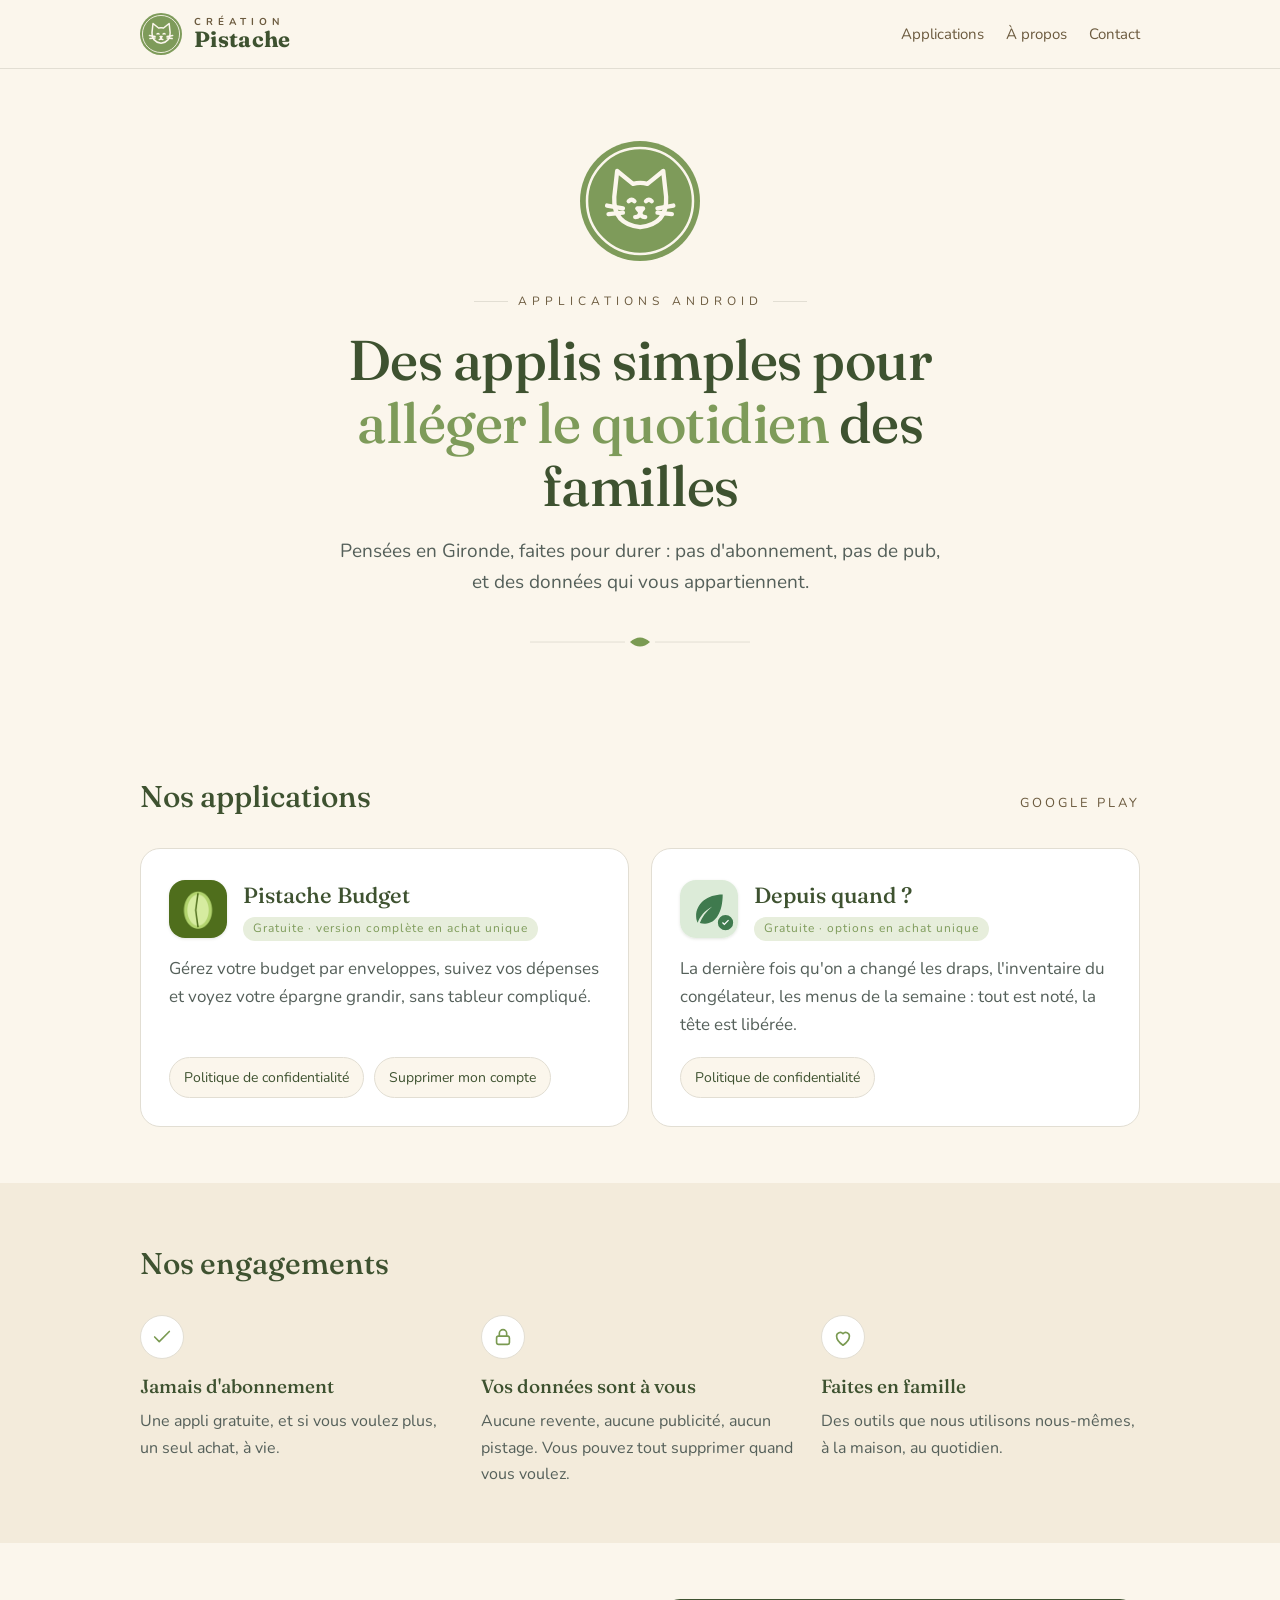
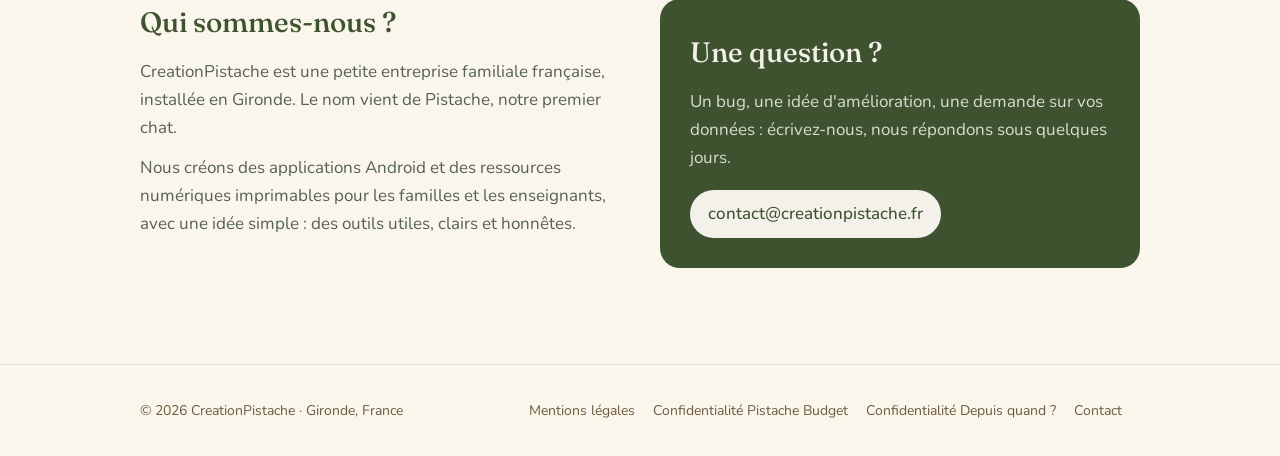
<file: index.html>
<!doctype html>
<html lang="fr">
<head>
<meta charset="utf-8">
<meta name="viewport" content="width=device-width, initial-scale=1">
<title>CreationPistache – Applis simples, sans abonnement</title>
<meta name="description" content="CreationPistache crée des applications Android pour simplifier le quotidien des familles : Pistache Budget et Depuis quand ?. Achat unique, jamais d'abonnement.">
<link rel="icon" href="favicon.svg" type="image/svg+xml">
<link rel="preconnect" href="https://fonts.googleapis.com">
<link rel="preconnect" href="https://fonts.gstatic.com" crossorigin>
<link href="https://fonts.googleapis.com/css2?family=Fraunces:opsz,wght@9..144,500;9..144,700&family=Nunito:wght@400;600;700&display=swap" rel="stylesheet">
<link rel="stylesheet" href="style.css">
</head>
<body>
<header class="top"><div class="wrap">
  <a class="brand" href="index.html" aria-label="CreationPistache, accueil"><svg class="" viewBox="0 0 120 120" aria-hidden="true"><circle cx="60" cy="60" r="60" fill="#7E9B5A"/><circle cx="60" cy="60" r="53" fill="none" stroke="#FBF6EC" stroke-width="2.5"/><g transform="translate(17 17) scale(.72)" fill="none" stroke="#FBF6EC" stroke-width="6" stroke-linecap="round" stroke-linejoin="round"><path d="M24 54 L28 18 L50 36 Q60 33 70 36 L92 18 L96 54 Q98 92 60 96 Q22 92 24 54 Z"/><path d="M44 60 Q48 56 52 60"/><path d="M68 60 Q72 56 76 60"/><path d="M56 70 L64 70 L60 75 Z" fill="#FBF6EC"/><path d="M60 75 Q60 82 53 82"/><path d="M60 75 Q60 82 67 82"/><path d="M14 66 L36 70"/><path d="M16 78 L36 76"/><path d="M106 66 L84 70"/><path d="M104 78 L84 76"/></g></svg>
    <span class="brand-txt"><small>Création</small><span>Pistache</span></span></a>
  <nav class="nav"><a href="index.html#applis">Applications</a><a href="index.html#apropos">À propos</a><a href="index.html#contact">Contact</a></nav>
</div></header>

<main>
<div class="wrap hero">
  <svg class="hero-logo" viewBox="0 0 120 120" aria-hidden="true"><circle cx="60" cy="60" r="60" fill="#7E9B5A"/><circle cx="60" cy="60" r="53" fill="none" stroke="#FBF6EC" stroke-width="2.5"/><g transform="translate(17 17) scale(.72)" fill="none" stroke="#FBF6EC" stroke-width="6" stroke-linecap="round" stroke-linejoin="round"><path d="M24 54 L28 18 L50 36 Q60 33 70 36 L92 18 L96 54 Q98 92 60 96 Q22 92 24 54 Z"/><path d="M44 60 Q48 56 52 60"/><path d="M68 60 Q72 56 76 60"/><path d="M56 70 L64 70 L60 75 Z" fill="#FBF6EC"/><path d="M60 75 Q60 82 53 82"/><path d="M60 75 Q60 82 67 82"/><path d="M14 66 L36 70"/><path d="M16 78 L36 76"/><path d="M106 66 L84 70"/><path d="M104 78 L84 76"/></g></svg>
  <span class="kicker">Applications Android</span>
  <h1>Des applis simples pour <em>alléger le quotidien</em> des familles</h1>
  <p>Pensées en Gironde, faites pour durer : pas d'abonnement, pas de pub, et des données qui vous appartiennent.</p>
  <svg class="amande" viewBox="0 0 220 20" aria-hidden="true"><path d="M0 10H95" stroke="#E2DED3"/><path d="M125 10H220" stroke="#E2DED3"/><path d="M100 10 Q110 1 120 10 Q110 19 100 10Z" fill="#7A9A52"/></svg>
</div>

<section id="applis"><div class="wrap">
  <div class="titre"><h2>Nos applications</h2><small>Google Play</small></div>
  <div class="apps">
    <article class="app">
      <div class="app-head"><img class="icone" src="icon-pistache-budget.png" alt="Icône Pistache Budget" width="58" height="58">
        <div><h3>Pistache Budget</h3><span class="badge">Gratuite · version complète en achat unique</span></div></div>
      <p>Gérez votre budget par enveloppes, suivez vos dépenses et voyez votre épargne grandir, sans tableur compliqué.</p>
      <div class="liens">
        <a class="btn" href="confidentialite-pistache-budget.html">Politique de confidentialité</a>
        <a class="btn" href="suppression-compte-pistache-budget.html">Supprimer mon compte</a>
      </div>
    </article>
    <article class="app">
      <div class="app-head"><img class="icone" src="icon-depuis-quand.svg" alt="Icône Depuis quand ?" width="58" height="58">
        <div><h3>Depuis quand ?</h3><span class="badge">Gratuite · options en achat unique</span></div></div>
      <p>La dernière fois qu'on a changé les draps, l'inventaire du congélateur, les menus de la semaine : tout est noté, la tête est libérée.</p>
      <div class="liens">
        <a class="btn" href="confidentialite-depuis-quand.html">Politique de confidentialité</a>
      </div>
    </article>
  </div>
</div></section>

<section class="promesses"><div class="wrap">
  <div class="titre"><h2>Nos engagements</h2></div>
  <div class="grid3">
    <div class="promesse"><div class="pastille"><svg viewBox="0 0 24 24" fill="none" stroke="#7A9A52" stroke-width="1.8" stroke-linecap="round" stroke-linejoin="round"><path d="M20 6 9 17l-5-5"/></svg></div><h3>Jamais d'abonnement</h3><p>Une appli gratuite, et si vous voulez plus, un seul achat, à vie.</p></div>
    <div class="promesse"><div class="pastille"><svg viewBox="0 0 24 24" fill="none" stroke="#7A9A52" stroke-width="1.8" stroke-linecap="round" stroke-linejoin="round"><rect x="5" y="11" width="14" height="9" rx="2"/><path d="M8 11V8a4 4 0 0 1 8 0v3"/></svg></div><h3>Vos données sont à vous</h3><p>Aucune revente, aucune publicité, aucun pistage. Vous pouvez tout supprimer quand vous voulez.</p></div>
    <div class="promesse"><div class="pastille"><svg viewBox="0 0 24 24" fill="none" stroke="#7A9A52" stroke-width="1.8" stroke-linecap="round" stroke-linejoin="round"><path d="M12 21s-7-4.5-7-10a4 4 0 0 1 7-2.6A4 4 0 0 1 19 11c0 5.5-7 10-7 10z"/></svg></div><h3>Faites en famille</h3><p>Des outils que nous utilisons nous-mêmes, à la maison, au quotidien.</p></div>
  </div>
</div></section>

<section id="apropos"><div class="wrap duo">
  <div>
    <h2>Qui sommes-nous ?</h2>
    <p>CreationPistache est une petite entreprise familiale française, installée en Gironde. Le nom vient de Pistache, notre premier chat.</p>
    <p>Nous créons des applications Android et des ressources numériques imprimables pour les familles et les enseignants, avec une idée simple : des outils utiles, clairs et honnêtes.</p>
  </div>
  <div class="contact" id="contact">
    <h2>Une question ?</h2>
    <p>Un bug, une idée d'amélioration, une demande sur vos données : écrivez-nous, nous répondons sous quelques jours.</p>
    <a class="mail" href="mailto:contact@creationpistache.fr">contact@creationpistache.fr</a>
  </div>
</div></section>
</main>
<footer><div class="wrap">
  <span>© 2026 CreationPistache · Gironde, France</span>
  <nav><a href="mentions-legales.html">Mentions légales</a><a href="confidentialite-pistache-budget.html">Confidentialité Pistache Budget</a><a href="confidentialite-depuis-quand.html">Confidentialité Depuis quand ?</a><a href="mailto:contact@creationpistache.fr">Contact</a></nav>
</div></footer>
</body>
</html>
</file>
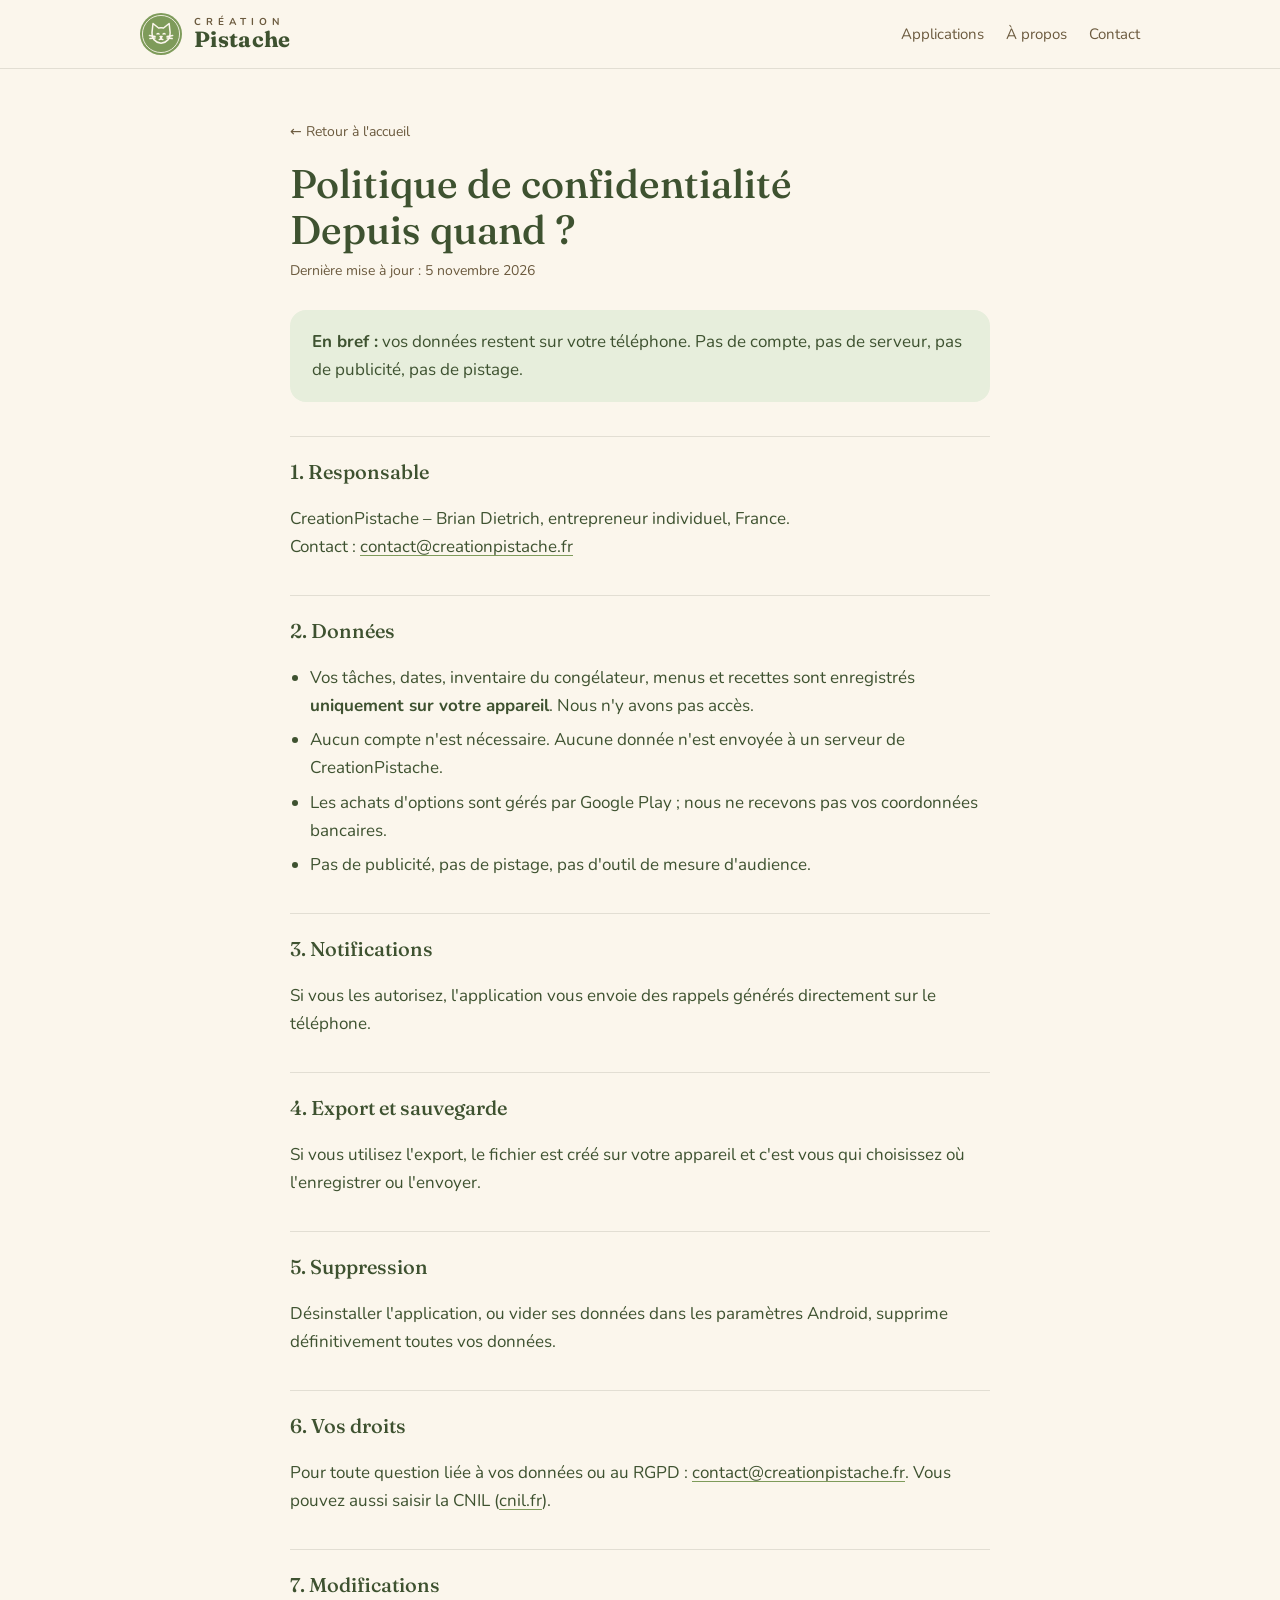
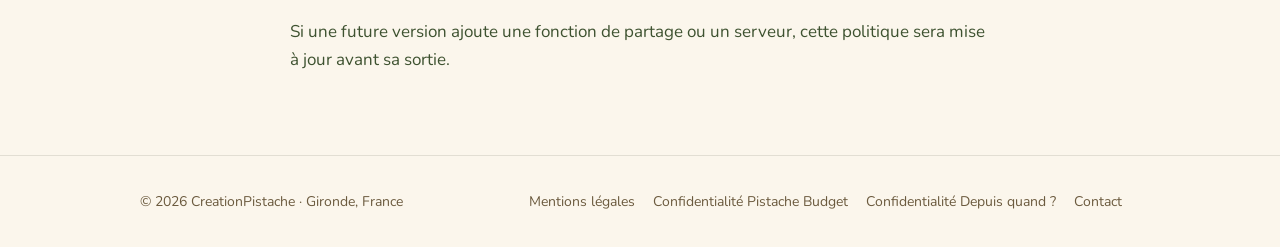
<file: confidentialite-depuis-quand.html>
<!doctype html>
<html lang="fr">
<head>
<meta charset="utf-8">
<meta name="viewport" content="width=device-width, initial-scale=1">
<title>Politique de confidentialité – Depuis quand ?</title>
<meta name="description" content="Politique de confidentialité de l'application Android Depuis quand ?, éditée par CreationPistache.">
<link rel="icon" href="favicon.svg" type="image/svg+xml">
<link rel="preconnect" href="https://fonts.googleapis.com">
<link rel="preconnect" href="https://fonts.gstatic.com" crossorigin>
<link href="https://fonts.googleapis.com/css2?family=Fraunces:opsz,wght@9..144,500;9..144,700&family=Nunito:wght@400;600;700&display=swap" rel="stylesheet">
<link rel="stylesheet" href="style.css">
</head>
<body>
<header class="top"><div class="wrap">
  <a class="brand" href="index.html" aria-label="CreationPistache, accueil"><svg class="" viewBox="0 0 120 120" aria-hidden="true"><circle cx="60" cy="60" r="60" fill="#7E9B5A"/><circle cx="60" cy="60" r="53" fill="none" stroke="#FBF6EC" stroke-width="2.5"/><g transform="translate(17 17) scale(.72)" fill="none" stroke="#FBF6EC" stroke-width="6" stroke-linecap="round" stroke-linejoin="round"><path d="M24 54 L28 18 L50 36 Q60 33 70 36 L92 18 L96 54 Q98 92 60 96 Q22 92 24 54 Z"/><path d="M44 60 Q48 56 52 60"/><path d="M68 60 Q72 56 76 60"/><path d="M56 70 L64 70 L60 75 Z" fill="#FBF6EC"/><path d="M60 75 Q60 82 53 82"/><path d="M60 75 Q60 82 67 82"/><path d="M14 66 L36 70"/><path d="M16 78 L36 76"/><path d="M106 66 L84 70"/><path d="M104 78 L84 76"/></g></svg>
    <span class="brand-txt"><small>Création</small><span>Pistache</span></span></a>
  <nav class="nav"><a href="index.html#applis">Applications</a><a href="index.html#apropos">À propos</a><a href="index.html#contact">Contact</a></nav>
</div></header>
<main class="doc"><a class="retour" href="index.html">← Retour à l'accueil</a>

<h1>Politique de confidentialité<br>Depuis quand ?</h1>
<p class="maj">Dernière mise à jour : 5 novembre 2026</p>
<div class="encadre"><p><strong>En bref :</strong> vos données restent sur votre téléphone. Pas de compte, pas de serveur, pas de publicité, pas de pistage.</p></div>

<h2>1. Responsable</h2>
<p>CreationPistache – Brian Dietrich, entrepreneur individuel, France.<br>Contact : <a href="mailto:contact@creationpistache.fr">contact@creationpistache.fr</a></p>

<h2>2. Données</h2>
<ul>
<li>Vos tâches, dates, inventaire du congélateur, menus et recettes sont enregistrés <strong>uniquement sur votre appareil</strong>. Nous n'y avons pas accès.</li>
<li>Aucun compte n'est nécessaire. Aucune donnée n'est envoyée à un serveur de CreationPistache.</li>
<li>Les achats d'options sont gérés par Google Play ; nous ne recevons pas vos coordonnées bancaires.</li>
<li>Pas de publicité, pas de pistage, pas d'outil de mesure d'audience.</li>
</ul>

<h2>3. Notifications</h2>
<p>Si vous les autorisez, l'application vous envoie des rappels générés directement sur le téléphone.</p>

<h2>4. Export et sauvegarde</h2>
<p>Si vous utilisez l'export, le fichier est créé sur votre appareil et c'est vous qui choisissez où l'enregistrer ou l'envoyer.</p>

<h2>5. Suppression</h2>
<p>Désinstaller l'application, ou vider ses données dans les paramètres Android, supprime définitivement toutes vos données.</p>

<h2>6. Vos droits</h2>
<p>Pour toute question liée à vos données ou au RGPD : <a href="mailto:contact@creationpistache.fr">contact@creationpistache.fr</a>. Vous pouvez aussi saisir la CNIL (<a href="https://www.cnil.fr">cnil.fr</a>).</p>

<h2>7. Modifications</h2>
<p>Si une future version ajoute une fonction de partage ou un serveur, cette politique sera mise à jour avant sa sortie.</p>

</main>
<footer><div class="wrap">
  <span>© 2026 CreationPistache · Gironde, France</span>
  <nav><a href="mentions-legales.html">Mentions légales</a><a href="confidentialite-pistache-budget.html">Confidentialité Pistache Budget</a><a href="confidentialite-depuis-quand.html">Confidentialité Depuis quand ?</a><a href="mailto:contact@creationpistache.fr">Contact</a></nav>
</div></footer>
</body>
</html>
</file>
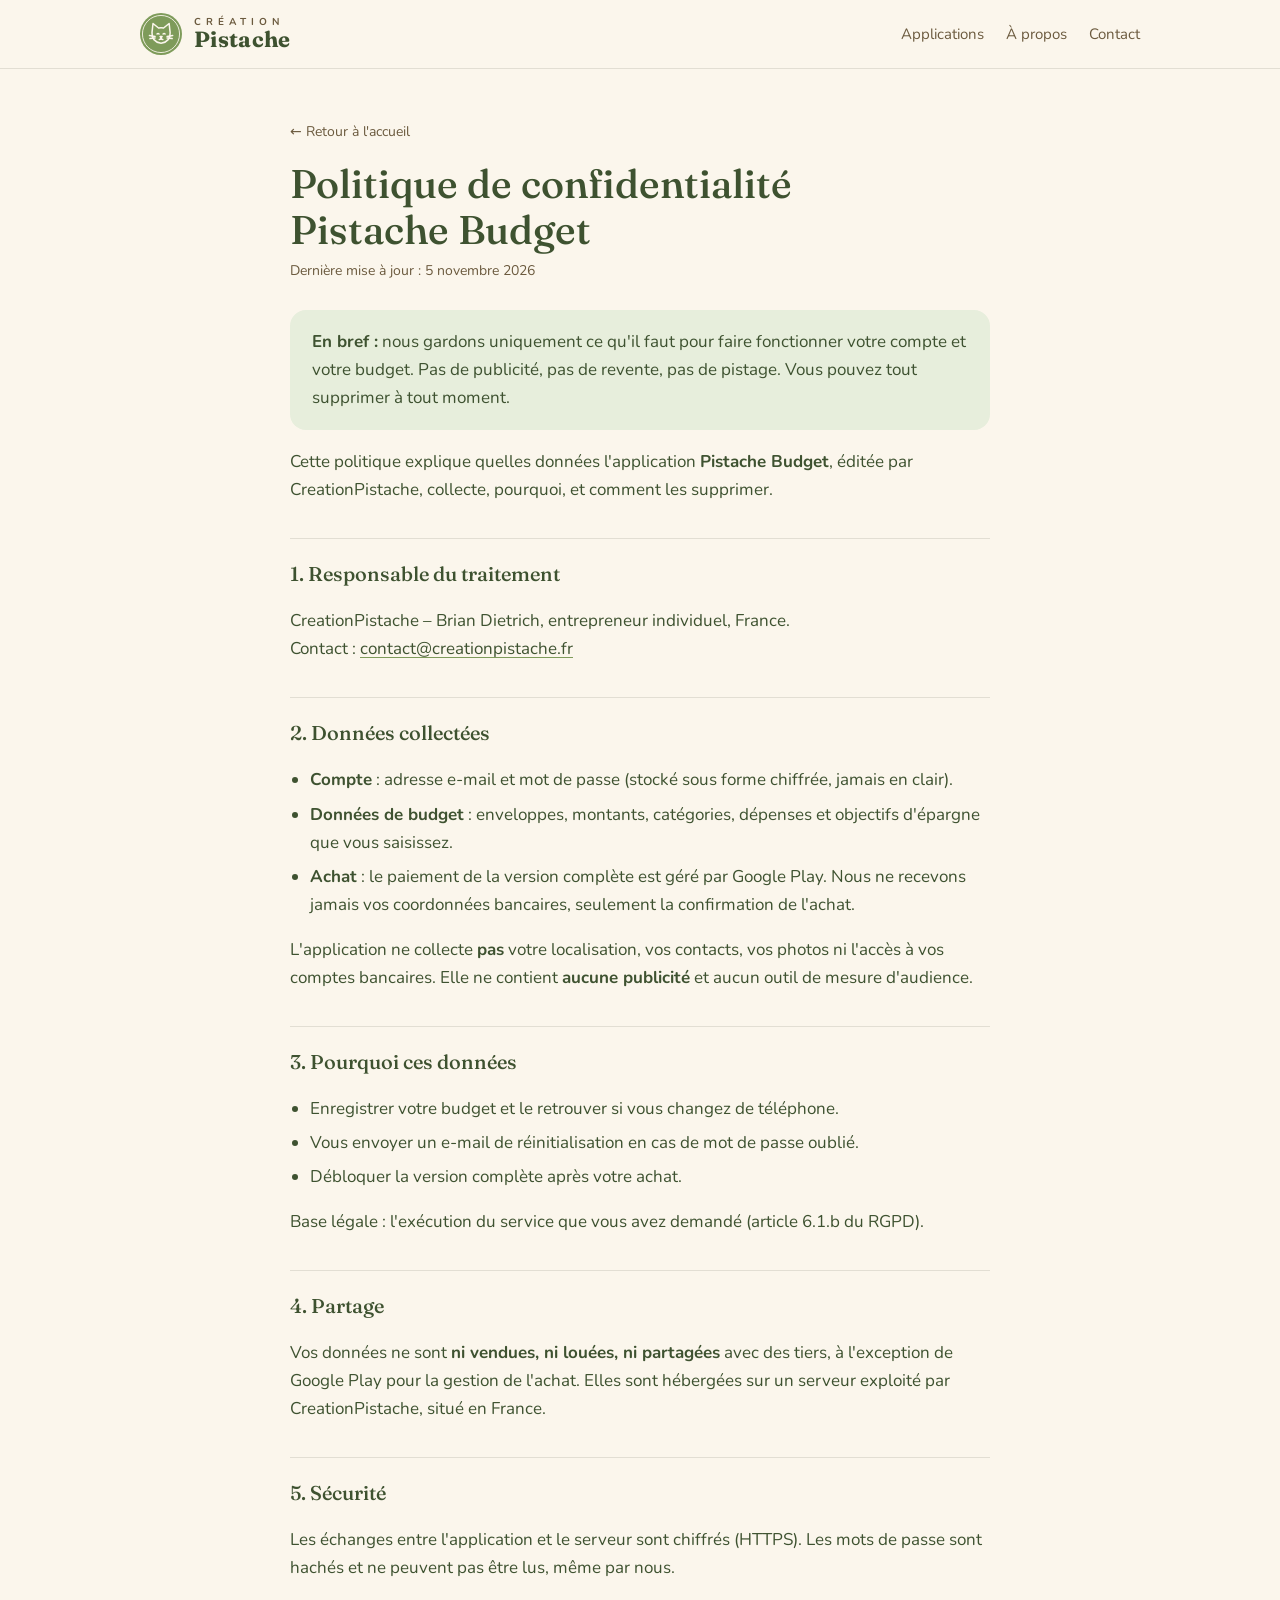
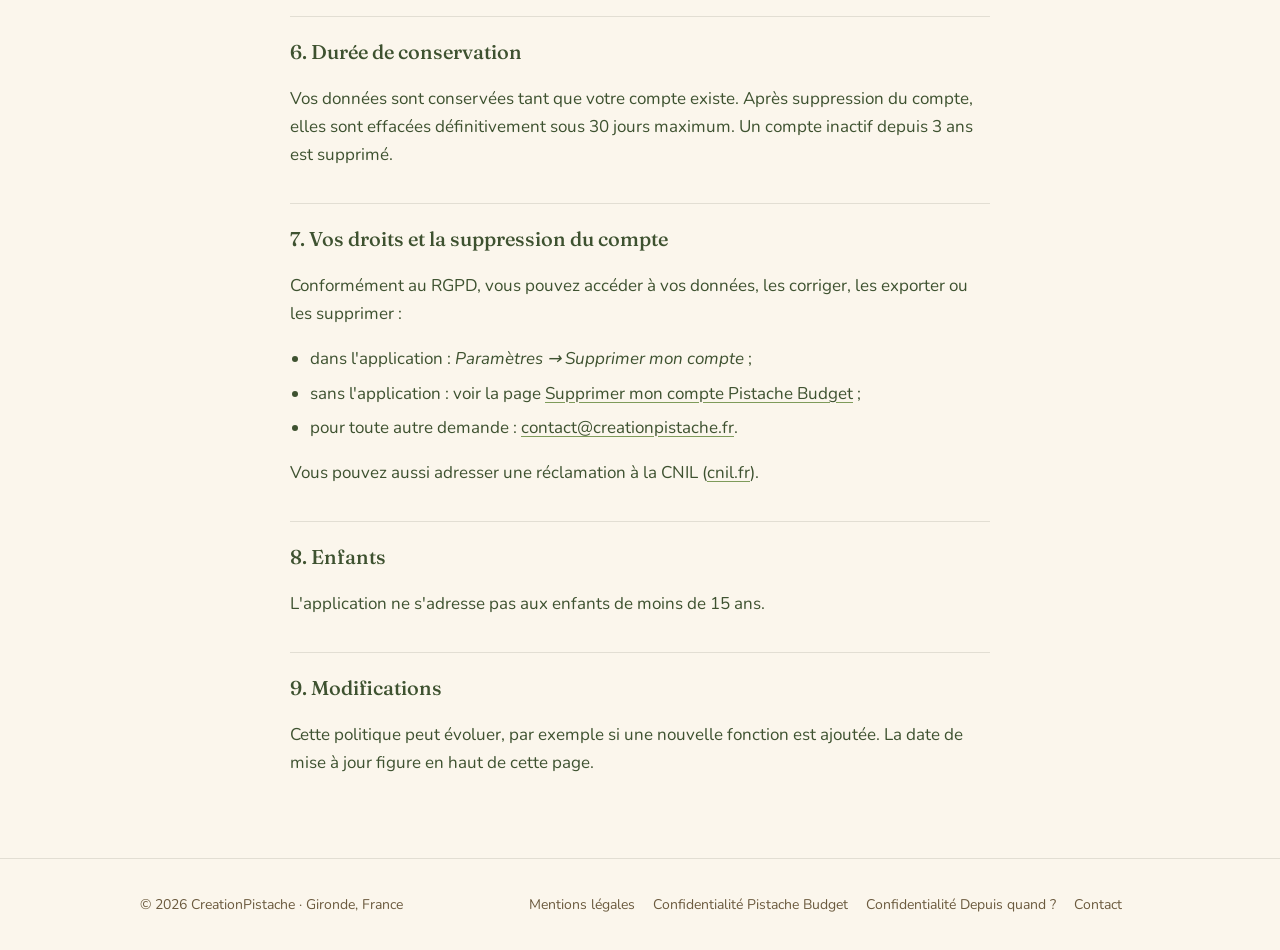
<file: confidentialite-pistache-budget.html>
<!doctype html>
<html lang="fr">
<head>
<meta charset="utf-8">
<meta name="viewport" content="width=device-width, initial-scale=1">
<title>Politique de confidentialité – Pistache Budget</title>
<meta name="description" content="Politique de confidentialité de l'application Android Pistache Budget, éditée par CreationPistache.">
<link rel="icon" href="favicon.svg" type="image/svg+xml">
<link rel="preconnect" href="https://fonts.googleapis.com">
<link rel="preconnect" href="https://fonts.gstatic.com" crossorigin>
<link href="https://fonts.googleapis.com/css2?family=Fraunces:opsz,wght@9..144,500;9..144,700&family=Nunito:wght@400;600;700&display=swap" rel="stylesheet">
<link rel="stylesheet" href="style.css">
</head>
<body>
<header class="top"><div class="wrap">
  <a class="brand" href="index.html" aria-label="CreationPistache, accueil"><svg class="" viewBox="0 0 120 120" aria-hidden="true"><circle cx="60" cy="60" r="60" fill="#7E9B5A"/><circle cx="60" cy="60" r="53" fill="none" stroke="#FBF6EC" stroke-width="2.5"/><g transform="translate(17 17) scale(.72)" fill="none" stroke="#FBF6EC" stroke-width="6" stroke-linecap="round" stroke-linejoin="round"><path d="M24 54 L28 18 L50 36 Q60 33 70 36 L92 18 L96 54 Q98 92 60 96 Q22 92 24 54 Z"/><path d="M44 60 Q48 56 52 60"/><path d="M68 60 Q72 56 76 60"/><path d="M56 70 L64 70 L60 75 Z" fill="#FBF6EC"/><path d="M60 75 Q60 82 53 82"/><path d="M60 75 Q60 82 67 82"/><path d="M14 66 L36 70"/><path d="M16 78 L36 76"/><path d="M106 66 L84 70"/><path d="M104 78 L84 76"/></g></svg>
    <span class="brand-txt"><small>Création</small><span>Pistache</span></span></a>
  <nav class="nav"><a href="index.html#applis">Applications</a><a href="index.html#apropos">À propos</a><a href="index.html#contact">Contact</a></nav>
</div></header>
<main class="doc"><a class="retour" href="index.html">← Retour à l'accueil</a>

<h1>Politique de confidentialité<br>Pistache Budget</h1>
<p class="maj">Dernière mise à jour : 5 novembre 2026</p>
<div class="encadre"><p><strong>En bref :</strong> nous gardons uniquement ce qu'il faut pour faire fonctionner votre compte et votre budget. Pas de publicité, pas de revente, pas de pistage. Vous pouvez tout supprimer à tout moment.</p></div>
<p>Cette politique explique quelles données l'application <strong>Pistache Budget</strong>, éditée par CreationPistache, collecte, pourquoi, et comment les supprimer.</p>

<h2>1. Responsable du traitement</h2>
<p>CreationPistache – Brian Dietrich, entrepreneur individuel, France.<br>Contact : <a href="mailto:contact@creationpistache.fr">contact@creationpistache.fr</a></p>

<h2>2. Données collectées</h2>
<ul>
<li><strong>Compte</strong> : adresse e-mail et mot de passe (stocké sous forme chiffrée, jamais en clair).</li>
<li><strong>Données de budget</strong> : enveloppes, montants, catégories, dépenses et objectifs d'épargne que vous saisissez.</li>
<li><strong>Achat</strong> : le paiement de la version complète est géré par Google Play. Nous ne recevons jamais vos coordonnées bancaires, seulement la confirmation de l'achat.</li>
</ul>
<p>L'application ne collecte <strong>pas</strong> votre localisation, vos contacts, vos photos ni l'accès à vos comptes bancaires. Elle ne contient <strong>aucune publicité</strong> et aucun outil de mesure d'audience.</p>

<h2>3. Pourquoi ces données</h2>
<ul>
<li>Enregistrer votre budget et le retrouver si vous changez de téléphone.</li>
<li>Vous envoyer un e-mail de réinitialisation en cas de mot de passe oublié.</li>
<li>Débloquer la version complète après votre achat.</li>
</ul>
<p>Base légale : l'exécution du service que vous avez demandé (article 6.1.b du RGPD).</p>

<h2>4. Partage</h2>
<p>Vos données ne sont <strong>ni vendues, ni louées, ni partagées</strong> avec des tiers, à l'exception de Google Play pour la gestion de l'achat. Elles sont hébergées sur un serveur exploité par CreationPistache, situé en France.</p>

<h2>5. Sécurité</h2>
<p>Les échanges entre l'application et le serveur sont chiffrés (HTTPS). Les mots de passe sont hachés et ne peuvent pas être lus, même par nous.</p>

<h2>6. Durée de conservation</h2>
<p>Vos données sont conservées tant que votre compte existe. Après suppression du compte, elles sont effacées définitivement sous 30 jours maximum. Un compte inactif depuis 3 ans est supprimé.</p>

<h2>7. Vos droits et la suppression du compte</h2>
<p>Conformément au RGPD, vous pouvez accéder à vos données, les corriger, les exporter ou les supprimer :</p>
<ul>
<li>dans l'application : <em>Paramètres → Supprimer mon compte</em> ;</li>
<li>sans l'application : voir la page <a href="suppression-compte-pistache-budget.html">Supprimer mon compte Pistache Budget</a> ;</li>
<li>pour toute autre demande : <a href="mailto:contact@creationpistache.fr">contact@creationpistache.fr</a>.</li>
</ul>
<p>Vous pouvez aussi adresser une réclamation à la CNIL (<a href="https://www.cnil.fr">cnil.fr</a>).</p>

<h2>8. Enfants</h2>
<p>L'application ne s'adresse pas aux enfants de moins de 15 ans.</p>

<h2>9. Modifications</h2>
<p>Cette politique peut évoluer, par exemple si une nouvelle fonction est ajoutée. La date de mise à jour figure en haut de cette page.</p>

</main>
<footer><div class="wrap">
  <span>© 2026 CreationPistache · Gironde, France</span>
  <nav><a href="mentions-legales.html">Mentions légales</a><a href="confidentialite-pistache-budget.html">Confidentialité Pistache Budget</a><a href="confidentialite-depuis-quand.html">Confidentialité Depuis quand ?</a><a href="mailto:contact@creationpistache.fr">Contact</a></nav>
</div></footer>
</body>
</html>
</file>
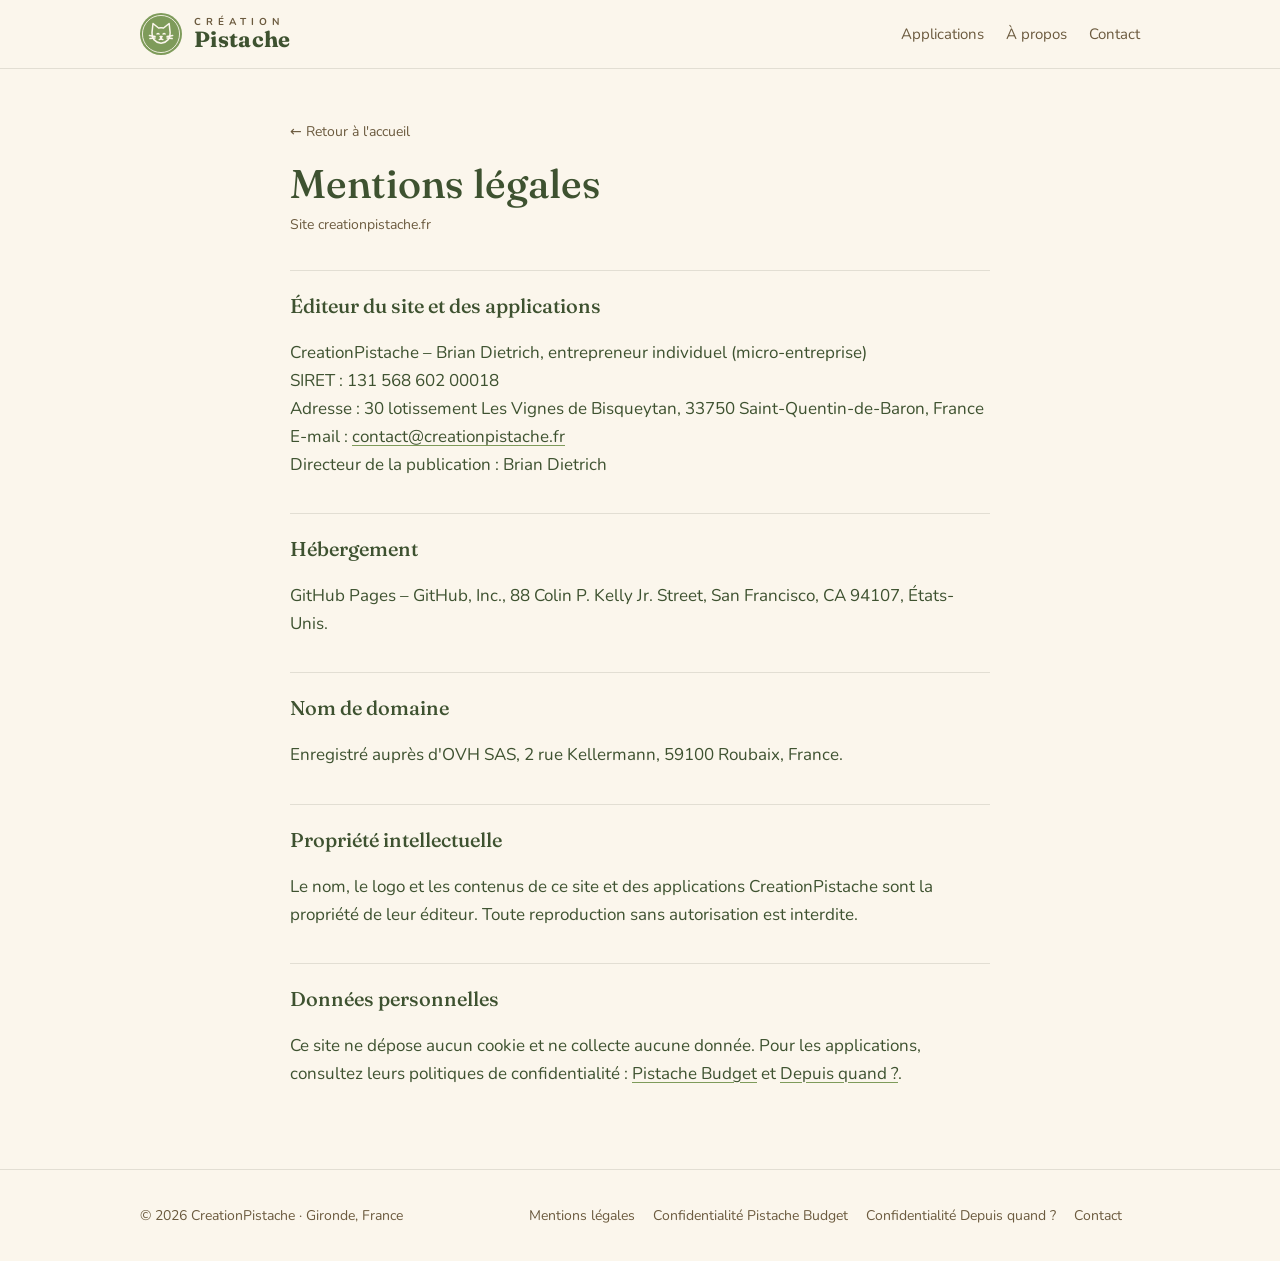
<file: mentions-legales.html>
<!doctype html>
<html lang="fr">
<head>
<meta charset="utf-8">
<meta name="viewport" content="width=device-width, initial-scale=1">
<title>Mentions légales – CreationPistache</title>
<meta name="description" content="Mentions légales du site creationpistache.fr.">
<link rel="icon" href="favicon.svg" type="image/svg+xml">
<link rel="preconnect" href="https://fonts.googleapis.com">
<link rel="preconnect" href="https://fonts.gstatic.com" crossorigin>
<link href="https://fonts.googleapis.com/css2?family=Fraunces:opsz,wght@9..144,500;9..144,700&family=Nunito:wght@400;600;700&display=swap" rel="stylesheet">
<link rel="stylesheet" href="style.css">
</head>
<body>
<header class="top"><div class="wrap">
  <a class="brand" href="index.html" aria-label="CreationPistache, accueil"><svg class="" viewBox="0 0 120 120" aria-hidden="true"><circle cx="60" cy="60" r="60" fill="#7E9B5A"/><circle cx="60" cy="60" r="53" fill="none" stroke="#FBF6EC" stroke-width="2.5"/><g transform="translate(17 17) scale(.72)" fill="none" stroke="#FBF6EC" stroke-width="6" stroke-linecap="round" stroke-linejoin="round"><path d="M24 54 L28 18 L50 36 Q60 33 70 36 L92 18 L96 54 Q98 92 60 96 Q22 92 24 54 Z"/><path d="M44 60 Q48 56 52 60"/><path d="M68 60 Q72 56 76 60"/><path d="M56 70 L64 70 L60 75 Z" fill="#FBF6EC"/><path d="M60 75 Q60 82 53 82"/><path d="M60 75 Q60 82 67 82"/><path d="M14 66 L36 70"/><path d="M16 78 L36 76"/><path d="M106 66 L84 70"/><path d="M104 78 L84 76"/></g></svg>
    <span class="brand-txt"><small>Création</small><span>Pistache</span></span></a>
  <nav class="nav"><a href="index.html#applis">Applications</a><a href="index.html#apropos">À propos</a><a href="index.html#contact">Contact</a></nav>
</div></header>
<main class="doc"><a class="retour" href="index.html">← Retour à l'accueil</a>

<h1>Mentions légales</h1>
<p class="maj">Site creationpistache.fr</p>

<h2>Éditeur du site et des applications</h2>
<p>CreationPistache – Brian Dietrich, entrepreneur individuel (micro-entreprise)<br>
SIRET : 131 568 602 00018<br>
Adresse : 30 lotissement Les Vignes de Bisqueytan, 33750 Saint-Quentin-de-Baron, France<br>
E-mail : <a href="mailto:contact@creationpistache.fr">contact@creationpistache.fr</a><br>
Directeur de la publication : Brian Dietrich</p>

<h2>Hébergement</h2>
<p>GitHub Pages – GitHub, Inc., 88 Colin P. Kelly Jr. Street, San Francisco, CA 94107, États-Unis.</p>

<h2>Nom de domaine</h2>
<p>Enregistré auprès d'OVH SAS, 2 rue Kellermann, 59100 Roubaix, France.</p>

<h2>Propriété intellectuelle</h2>
<p>Le nom, le logo et les contenus de ce site et des applications CreationPistache sont la propriété de leur éditeur. Toute reproduction sans autorisation est interdite.</p>

<h2>Données personnelles</h2>
<p>Ce site ne dépose aucun cookie et ne collecte aucune donnée. Pour les applications, consultez leurs politiques de confidentialité :
<a href="confidentialite-pistache-budget.html">Pistache Budget</a> et <a href="confidentialite-depuis-quand.html">Depuis quand ?</a>.</p>

</main>
<footer><div class="wrap">
  <span>© 2026 CreationPistache · Gironde, France</span>
  <nav><a href="mentions-legales.html">Mentions légales</a><a href="confidentialite-pistache-budget.html">Confidentialité Pistache Budget</a><a href="confidentialite-depuis-quand.html">Confidentialité Depuis quand ?</a><a href="mailto:contact@creationpistache.fr">Contact</a></nav>
</div></footer>
</body>
</html>
</file>
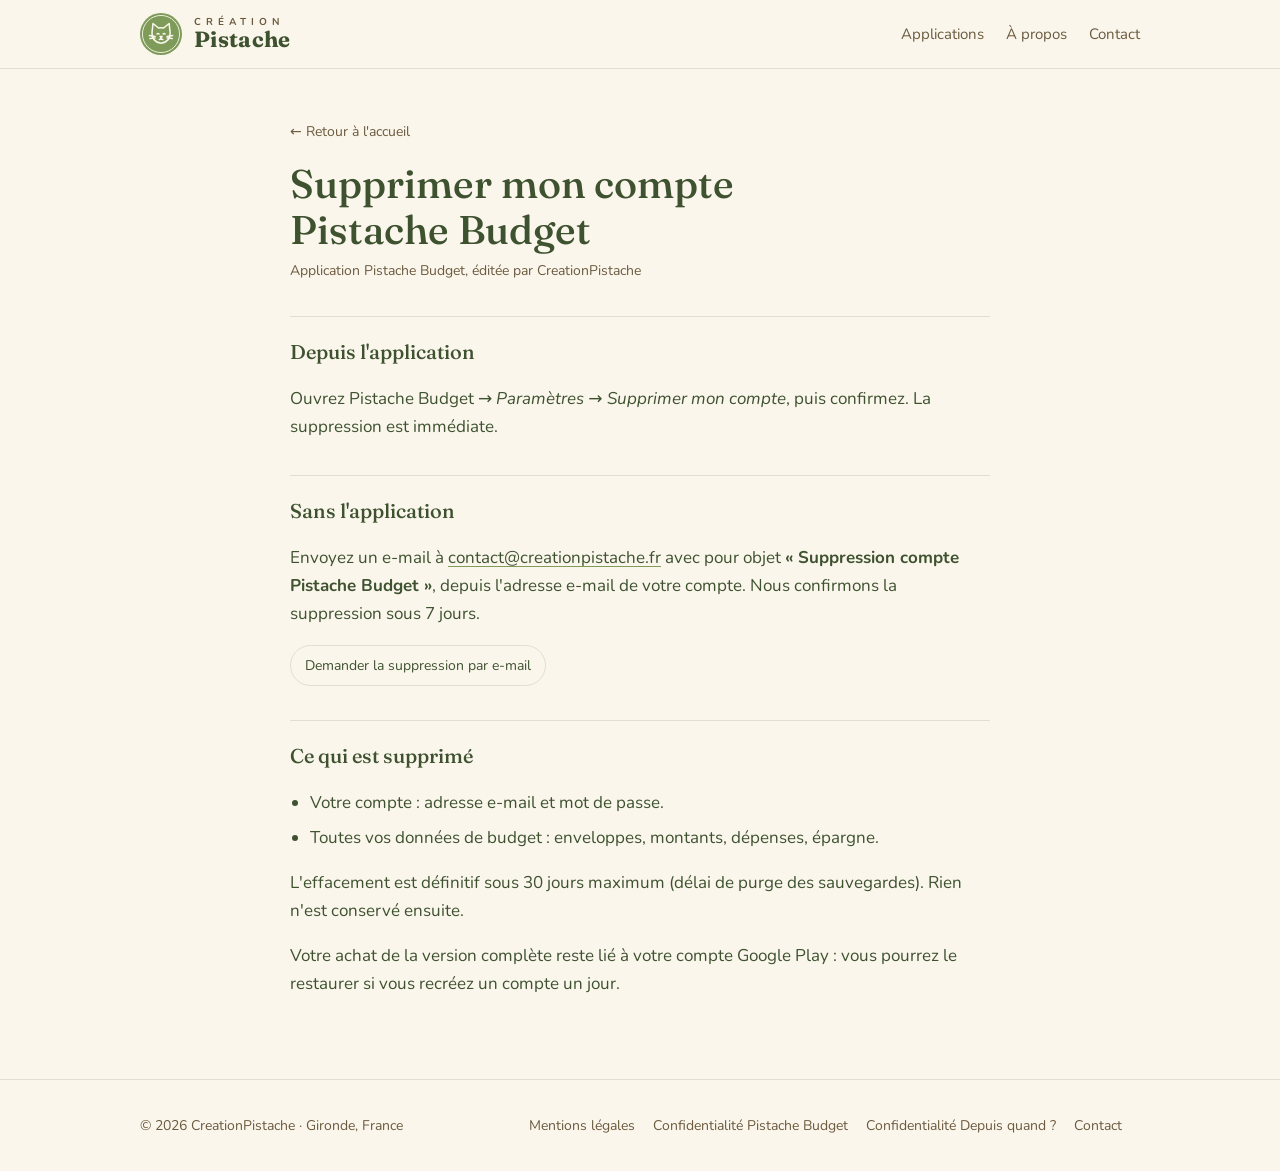
<file: suppression-compte-pistache-budget.html>
<!doctype html>
<html lang="fr">
<head>
<meta charset="utf-8">
<meta name="viewport" content="width=device-width, initial-scale=1">
<title>Supprimer mon compte – Pistache Budget</title>
<meta name="description" content="Comment supprimer votre compte Pistache Budget et les données associées.">
<link rel="icon" href="favicon.svg" type="image/svg+xml">
<link rel="preconnect" href="https://fonts.googleapis.com">
<link rel="preconnect" href="https://fonts.gstatic.com" crossorigin>
<link href="https://fonts.googleapis.com/css2?family=Fraunces:opsz,wght@9..144,500;9..144,700&family=Nunito:wght@400;600;700&display=swap" rel="stylesheet">
<link rel="stylesheet" href="style.css">
</head>
<body>
<header class="top"><div class="wrap">
  <a class="brand" href="index.html" aria-label="CreationPistache, accueil"><svg class="" viewBox="0 0 120 120" aria-hidden="true"><circle cx="60" cy="60" r="60" fill="#7E9B5A"/><circle cx="60" cy="60" r="53" fill="none" stroke="#FBF6EC" stroke-width="2.5"/><g transform="translate(17 17) scale(.72)" fill="none" stroke="#FBF6EC" stroke-width="6" stroke-linecap="round" stroke-linejoin="round"><path d="M24 54 L28 18 L50 36 Q60 33 70 36 L92 18 L96 54 Q98 92 60 96 Q22 92 24 54 Z"/><path d="M44 60 Q48 56 52 60"/><path d="M68 60 Q72 56 76 60"/><path d="M56 70 L64 70 L60 75 Z" fill="#FBF6EC"/><path d="M60 75 Q60 82 53 82"/><path d="M60 75 Q60 82 67 82"/><path d="M14 66 L36 70"/><path d="M16 78 L36 76"/><path d="M106 66 L84 70"/><path d="M104 78 L84 76"/></g></svg>
    <span class="brand-txt"><small>Création</small><span>Pistache</span></span></a>
  <nav class="nav"><a href="index.html#applis">Applications</a><a href="index.html#apropos">À propos</a><a href="index.html#contact">Contact</a></nav>
</div></header>
<main class="doc"><a class="retour" href="index.html">← Retour à l'accueil</a>

<h1>Supprimer mon compte<br>Pistache Budget</h1>
<p class="maj">Application Pistache Budget, éditée par CreationPistache</p>

<h2>Depuis l'application</h2>
<p>Ouvrez Pistache Budget → <em>Paramètres</em> → <em>Supprimer mon compte</em>, puis confirmez. La suppression est immédiate.</p>

<h2>Sans l'application</h2>
<p>Envoyez un e-mail à <a href="mailto:contact@creationpistache.fr?subject=Suppression%20compte%20Pistache%20Budget">contact@creationpistache.fr</a> avec pour objet <strong>« Suppression compte Pistache Budget »</strong>, depuis l'adresse e-mail de votre compte. Nous confirmons la suppression sous 7 jours.</p>
<p><a class="btn" href="mailto:contact@creationpistache.fr?subject=Suppression%20compte%20Pistache%20Budget">Demander la suppression par e-mail</a></p>

<h2>Ce qui est supprimé</h2>
<ul>
<li>Votre compte : adresse e-mail et mot de passe.</li>
<li>Toutes vos données de budget : enveloppes, montants, dépenses, épargne.</li>
</ul>
<p>L'effacement est définitif sous 30 jours maximum (délai de purge des sauvegardes). Rien n'est conservé ensuite.</p>
<p>Votre achat de la version complète reste lié à votre compte Google Play : vous pourrez le restaurer si vous recréez un compte un jour.</p>

</main>
<footer><div class="wrap">
  <span>© 2026 CreationPistache · Gironde, France</span>
  <nav><a href="mentions-legales.html">Mentions légales</a><a href="confidentialite-pistache-budget.html">Confidentialité Pistache Budget</a><a href="confidentialite-depuis-quand.html">Confidentialité Depuis quand ?</a><a href="mailto:contact@creationpistache.fr">Contact</a></nav>
</div></footer>
</body>
</html>
</file>
<file: style.css>
:root{--vert-fonce:#3E5230;--pistache:#7E9B5A;--pistache-clair:#E7EEDC;--creme:#FBF6EC;--sable:#F3EBDB;--taupe:#6B5A3E;--brun:#6B5A3E;--trait:#E2DED3;--blanc:#FFFFFF}
*{box-sizing:border-box}
html{scroll-behavior:smooth}
body{margin:0;font-family:"Nunito",system-ui,-apple-system,"Segoe UI",sans-serif;background:var(--creme);color:var(--vert-fonce);line-height:1.65;font-size:17px}
a{color:var(--vert-fonce);text-decoration-color:var(--pistache);text-underline-offset:3px}
a:hover{color:var(--pistache)}
.wrap{max-width:1040px;margin:0 auto;padding:0 20px}
.top{background:var(--creme);border-bottom:1px solid var(--trait);position:sticky;top:0;z-index:10}
.top .wrap{display:flex;align-items:center;justify-content:space-between;height:68px}
.brand{display:flex;align-items:center;gap:12px;text-decoration:none}
.brand svg{width:42px;height:42px;flex:none}
.brand-txt{display:flex;flex-direction:column;line-height:1.05}
.brand-txt small{font-size:10px;letter-spacing:5px;text-transform:uppercase;color:var(--taupe)}
.brand-txt span{font-size:22px;letter-spacing:.3px;color:var(--vert-fonce)}
.nav a{margin-left:22px;text-decoration:none;font-size:15px;color:var(--taupe)}
.nav a:hover{color:var(--vert-fonce)}
@media (max-width:560px){.nav{display:none}}
.hero{padding:72px 20px 64px;text-align:center}
.hero .kicker{display:inline-flex;align-items:center;gap:10px;font-size:12px;letter-spacing:5px;text-transform:uppercase;color:var(--taupe)}
.hero .kicker::before,.hero .kicker::after{content:"";width:34px;height:1px;background:var(--trait)}
.hero h1{font-weight:400;font-size:clamp(34px,6vw,56px);line-height:1.12;margin:18px auto;max-width:760px;letter-spacing:-.5px}
.hero h1 em{font-style:normal;color:var(--pistache)}
.hero p{font-size:19px;color:#55605a;max-width:600px;margin:0 auto}
.amande{display:block;margin:34px auto 0;width:220px;height:20px}
section{padding:56px 0}
.titre{display:flex;align-items:baseline;justify-content:space-between;gap:16px;margin-bottom:26px}
.titre h2{font-weight:400;font-size:30px;margin:0}
.titre small{color:var(--taupe);font-size:13px;letter-spacing:3px;text-transform:uppercase}
.apps{display:grid;gap:22px;grid-template-columns:repeat(auto-fit,minmax(290px,1fr))}
.app{background:var(--blanc);border:1px solid var(--trait);border-radius:20px;padding:28px;display:flex;flex-direction:column}
.app-head{display:flex;align-items:center;gap:16px;margin-bottom:14px}
.icone{width:58px;height:58px;border-radius:16px;display:grid;place-items:center;flex:none}
.icone svg{width:30px;height:30px}
.i-budget{background:var(--vert-fonce)}
.i-quand{background:var(--pistache)}
.app h3{margin:0;font-weight:500;font-size:22px}
.badge{display:inline-block;font-size:12px;letter-spacing:1px;color:var(--pistache);background:var(--pistache-clair);border-radius:99px;padding:2px 10px;margin-top:4px}
.app p{margin:0 0 18px;color:#55605a}
.liens{margin-top:auto;display:flex;flex-wrap:wrap;gap:10px}
.btn{display:inline-block;text-decoration:none;font-size:14px;padding:8px 14px;border-radius:99px;border:1px solid var(--trait);color:var(--vert-fonce);background:var(--creme)}
.btn:hover{border-color:var(--pistache);color:var(--vert-fonce)}
.promesses{background:var(--sable)}
.grid3{display:grid;gap:22px;grid-template-columns:repeat(auto-fit,minmax(220px,1fr))}
.promesse h3{font-weight:500;font-size:19px;margin:12px 0 6px}
.promesse p{margin:0;color:#55605a;font-size:16px}
.pastille{width:44px;height:44px;border-radius:50%;background:var(--blanc);display:grid;place-items:center;border:1px solid var(--trait)}
.pastille svg{width:22px;height:22px}
.duo{display:grid;gap:40px;grid-template-columns:repeat(auto-fit,minmax(280px,1fr))}
.duo h2{font-weight:400;font-size:28px;margin:0 0 12px}
.duo p{color:#55605a;margin:0 0 12px}
.contact{background:var(--vert-fonce);color:#F3F1EA;border-radius:20px;padding:30px}
.contact h2{color:#F3F1EA}
.contact p{color:#d9dccf}
.contact a.mail{display:inline-block;margin-top:6px;color:var(--vert-fonce);background:#F3F1EA;text-decoration:none;padding:10px 18px;border-radius:99px;font-weight:500;word-break:break-all}
.contact a.mail:hover{background:var(--pistache-clair)}
.doc{max-width:740px;margin:0 auto;padding:48px 20px 24px}
.doc .retour{font-size:14px;color:var(--taupe);text-decoration:none}
.doc h1{font-weight:400;font-size:clamp(28px,5vw,40px);line-height:1.15;margin:16px 0 6px}
.doc .maj{color:var(--taupe);font-size:14px;margin:0 0 28px}
.doc h2{font-weight:500;font-size:20px;margin:34px 0 8px;padding-top:18px;border-top:1px solid var(--trait)}
.doc ul{padding-left:20px}
.doc li{margin-bottom:6px}
.encadre{background:var(--pistache-clair);border-radius:16px;padding:18px 22px;margin:18px 0}
.encadre p{margin:0}
footer{border-top:1px solid var(--trait);margin-top:40px;padding:34px 0;color:var(--taupe);font-size:14px}
footer .wrap{display:flex;flex-wrap:wrap;gap:12px 24px;align-items:center;justify-content:space-between}
footer nav a{color:var(--taupe);margin-right:18px;text-decoration:none;display:inline-block}
footer nav a:hover{color:var(--vert-fonce)}
@media (max-width:560px){.titre small{display:none}.hero{padding-top:48px}}

h1,h2,h3,.brand-txt span{font-family:"Fraunces",Georgia,serif}
.hero h1,.titre h2,.duo h2,.doc h1{font-weight:500}
.brand-txt small{font-family:"Nunito",sans-serif;font-weight:700;color:var(--brun)}
.brand-txt span{font-weight:700}
.hero-logo{display:block;width:120px;height:120px;margin:0 auto 22px}
img.icone{object-fit:cover;border-radius:16px;box-shadow:0 1px 3px rgba(62,82,48,.15)}
.contact{background:var(--vert-fonce)}
</file>
